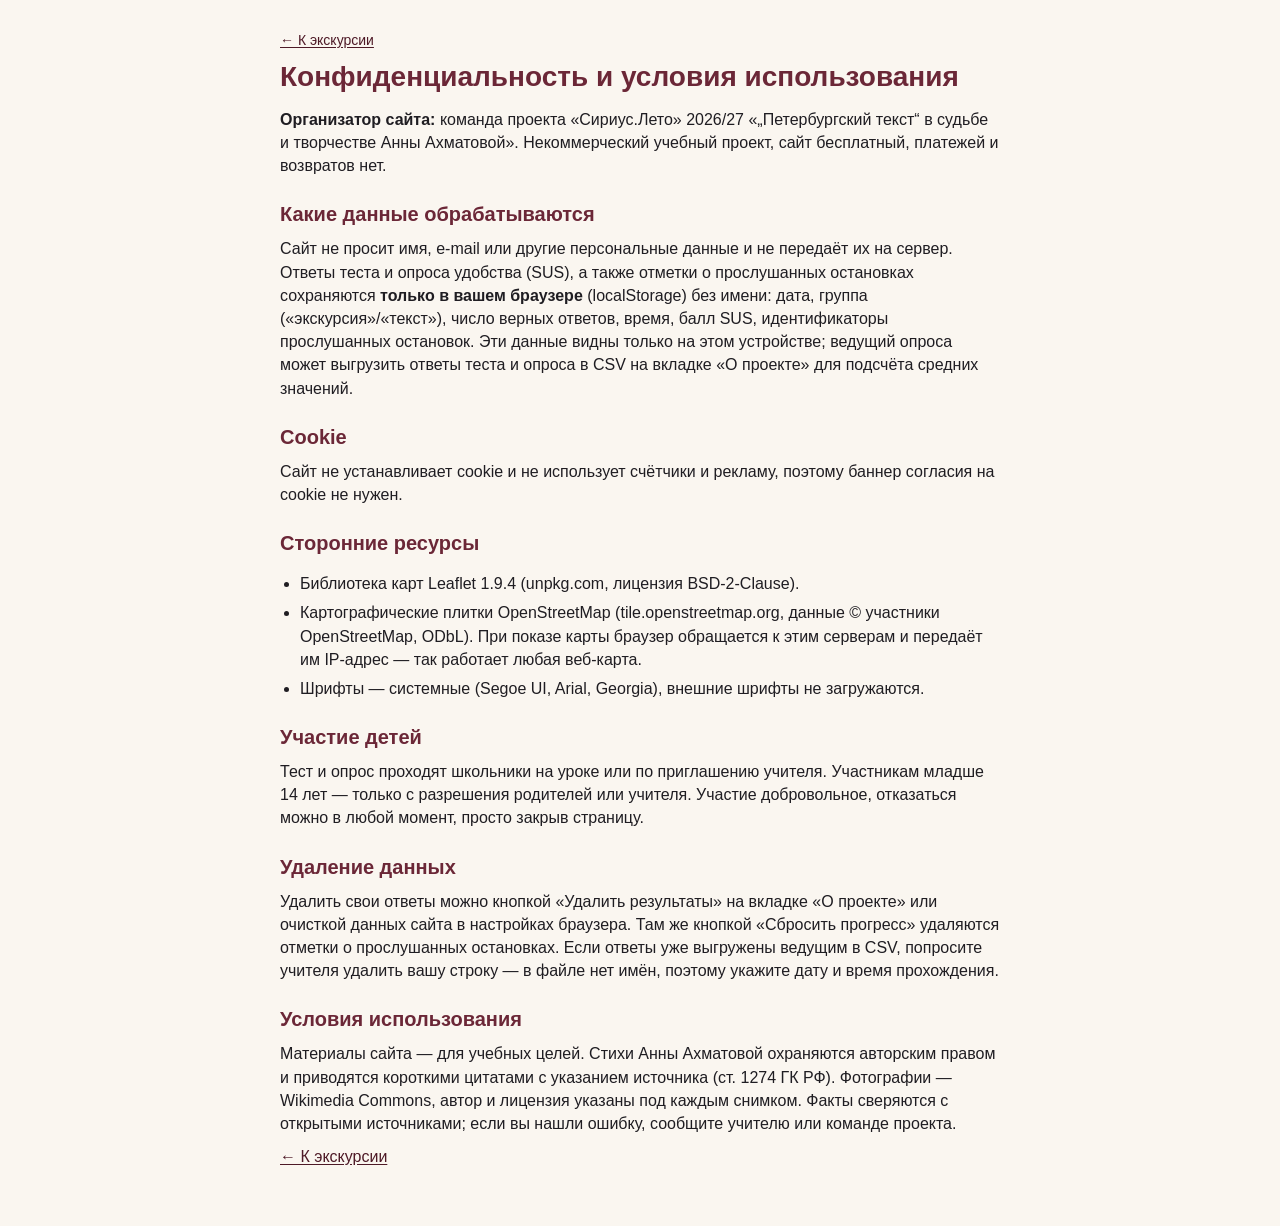
<file: privacy.html>
<!doctype html>
<html lang="ru">
<head>
<meta charset="utf-8">
<meta name="viewport" content="width=device-width, initial-scale=1">
<meta name="description" content="Как сайт «По следам Анны Ахматовой» обращается с данными: ответы теста и опроса хранятся только в браузере, cookie и рекламы нет.">
<meta name="theme-color" content="#6b2737">
<meta property="og:type" content="website">
<meta property="og:locale" content="ru_RU">
<meta property="og:site_name" content="По следам Анны Ахматовой">
<meta property="og:title" content="Конфиденциальность и условия — По следам Анны Ахматовой">
<meta property="og:description" content="Как сайт «По следам Анны Ахматовой» обращается с данными: ответы теста и опроса хранятся только в браузере, cookie и рекламы нет.">
<meta property="og:url" content="https://sirius-leto-2026.github.io/akhmatova-tour/privacy.html">
<meta property="og:image" content="https://sirius-leto-2026.github.io/akhmatova-tour/img/fontanny_now.jpg">
<meta property="og:image:width" content="960">
<meta property="og:image:height" content="480">
<meta property="og:image:alt" content="Фонтанный дом — главный петербургский адрес Анны Ахматовой">
<title>Конфиденциальность и условия — По следам Анны Ахматовой</title>
<link rel="icon" href="data:image/svg+xml,%3Csvg%20xmlns='http://www.w3.org/2000/svg'%20viewBox='0%200%2064%2064'%3E%3Crect%20width='64'%20height='64'%20rx='12'%20fill='%236b2737'/%3E%3Ctext%20x='32'%20y='45'%20font-family='Georgia,serif'%20font-size='38'%20fill='%23faf6f0'%20text-anchor='middle'%3E%D0%90%3C/text%3E%3C/svg%3E">
<link rel="stylesheet" href="styles.css">
</head>
<body>
<main class="doc">
<p class="doc-back"><a href="index.html">← К экскурсии</a></p>
<h1>Конфиденциальность и условия использования</h1>
<p><b>Организатор сайта:</b> команда проекта «Сириус.Лето» 2026/27 «„Петербургский текст“ в судьбе и творчестве Анны Ахматовой». Некоммерческий учебный проект, сайт бесплатный, платежей и возвратов нет.</p>
<h2>Какие данные обрабатываются</h2>
<p>Сайт не просит имя, e-mail или другие персональные данные и не передаёт их на сервер. Ответы теста и опроса удобства (SUS), а также отметки о прослушанных остановках сохраняются <b>только в вашем браузере</b> (localStorage) без имени: дата, группа («экскурсия»/«текст»), число верных ответов, время, балл SUS, идентификаторы прослушанных остановок. Эти данные видны только на этом устройстве; ведущий опроса может выгрузить ответы теста и опроса в CSV на вкладке «О проекте» для подсчёта средних значений.</p>
<h2>Cookie</h2>
<p>Сайт не устанавливает cookie и не использует счётчики и рекламу, поэтому баннер согласия на cookie не нужен.</p>
<h2>Сторонние ресурсы</h2>
<ul><li>Библиотека карт Leaflet 1.9.4 (unpkg.com, лицензия BSD-2-Clause).</li>
<li>Картографические плитки OpenStreetMap (tile.openstreetmap.org, данные © участники OpenStreetMap, ODbL). При показе карты браузер обращается к этим серверам и передаёт им IP-адрес — так работает любая веб-карта.</li>
<li>Шрифты — системные (Segoe UI, Arial, Georgia), внешние шрифты не загружаются.</li></ul>
<h2>Участие детей</h2>
<p>Тест и опрос проходят школьники на уроке или по приглашению учителя. Участникам младше 14 лет — только с разрешения родителей или учителя. Участие добровольное, отказаться можно в любой момент, просто закрыв страницу.</p>
<h2>Удаление данных</h2>
<p>Удалить свои ответы можно кнопкой «Удалить результаты» на вкладке «О проекте» или очисткой данных сайта в настройках браузера. Там же кнопкой «Сбросить прогресс» удаляются отметки о прослушанных остановках. Если ответы уже выгружены ведущим в CSV, попросите учителя удалить вашу строку — в файле нет имён, поэтому укажите дату и время прохождения.</p>
<h2>Условия использования</h2>
<p>Материалы сайта — для учебных целей. Стихи Анны Ахматовой охраняются авторским правом и приводятся короткими цитатами с указанием источника (ст. 1274 ГК РФ). Фотографии — Wikimedia Commons, автор и лицензия указаны под каждым снимком. Факты сверяются с открытыми источниками; если вы нашли ошибку, сообщите учителю или команде проекта.</p>
<p><a href="index.html">← К экскурсии</a></p>
</main>
</body>
</html>
</file>
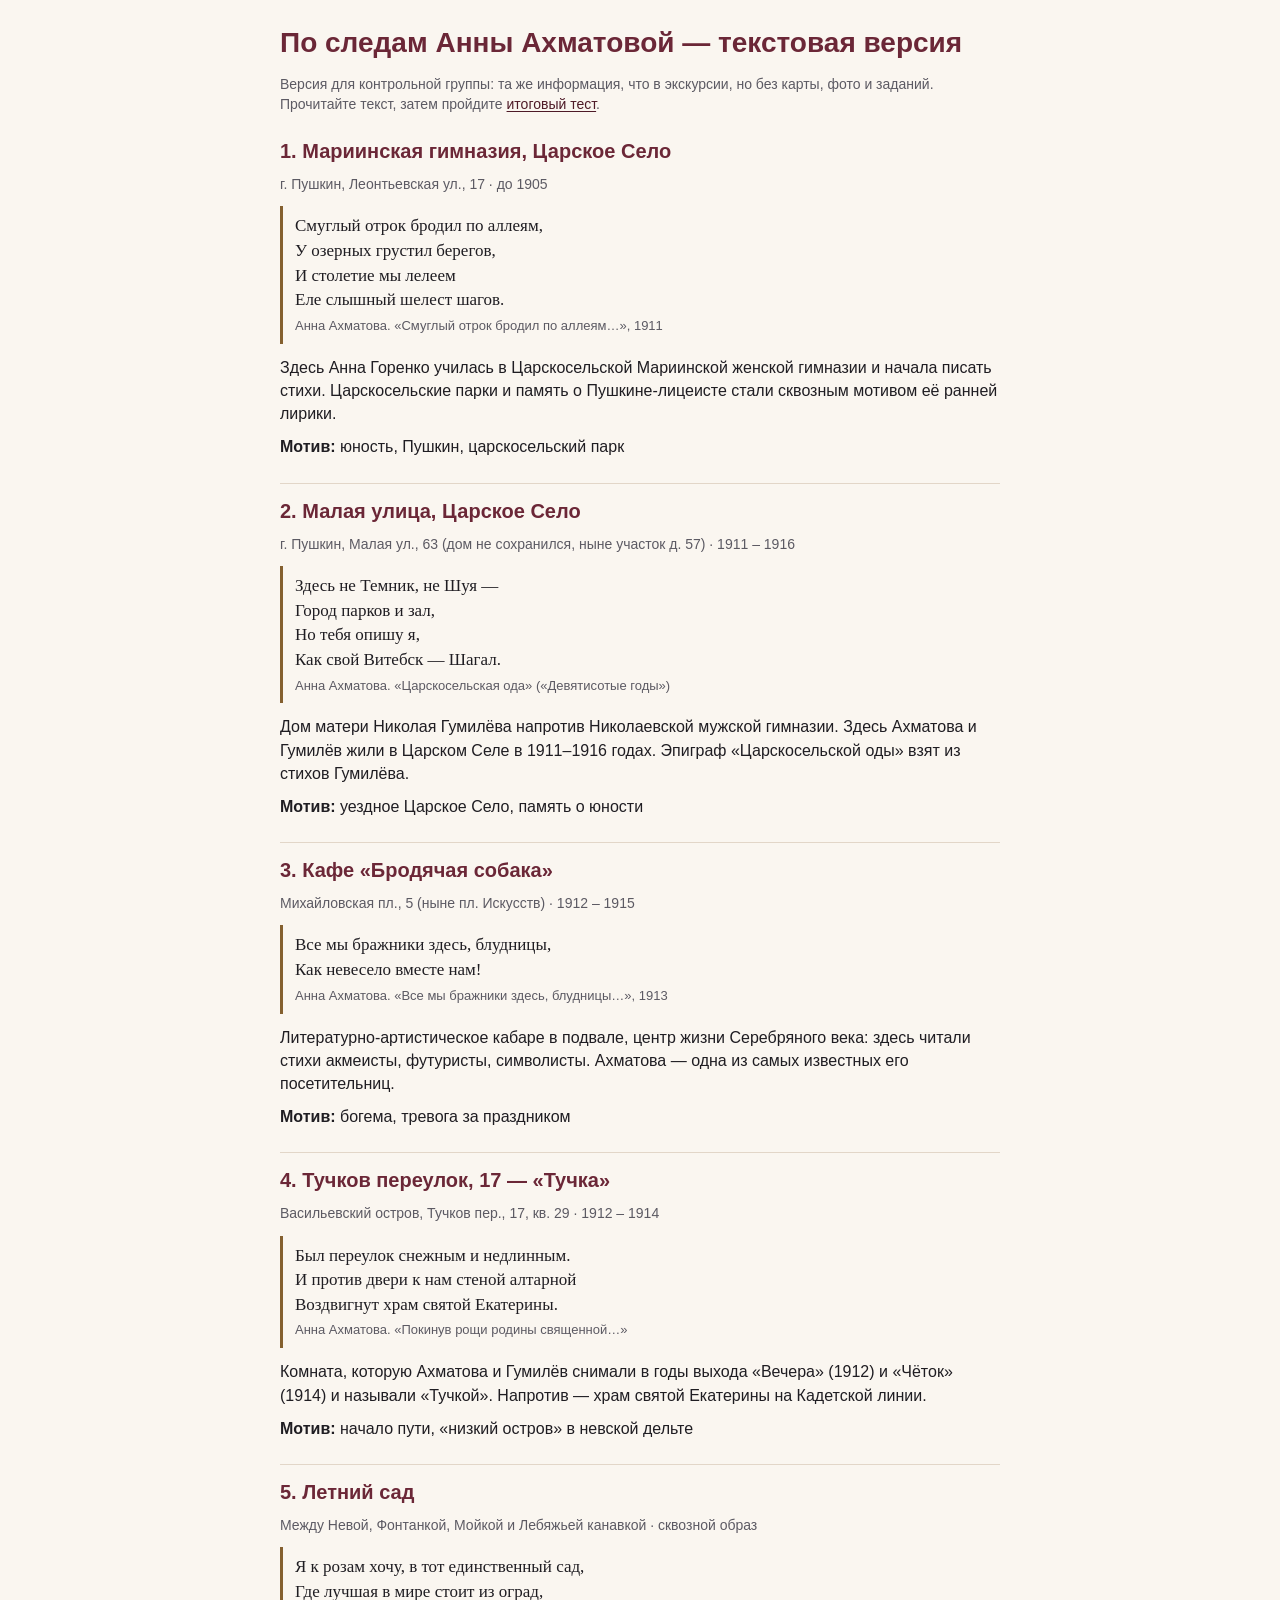
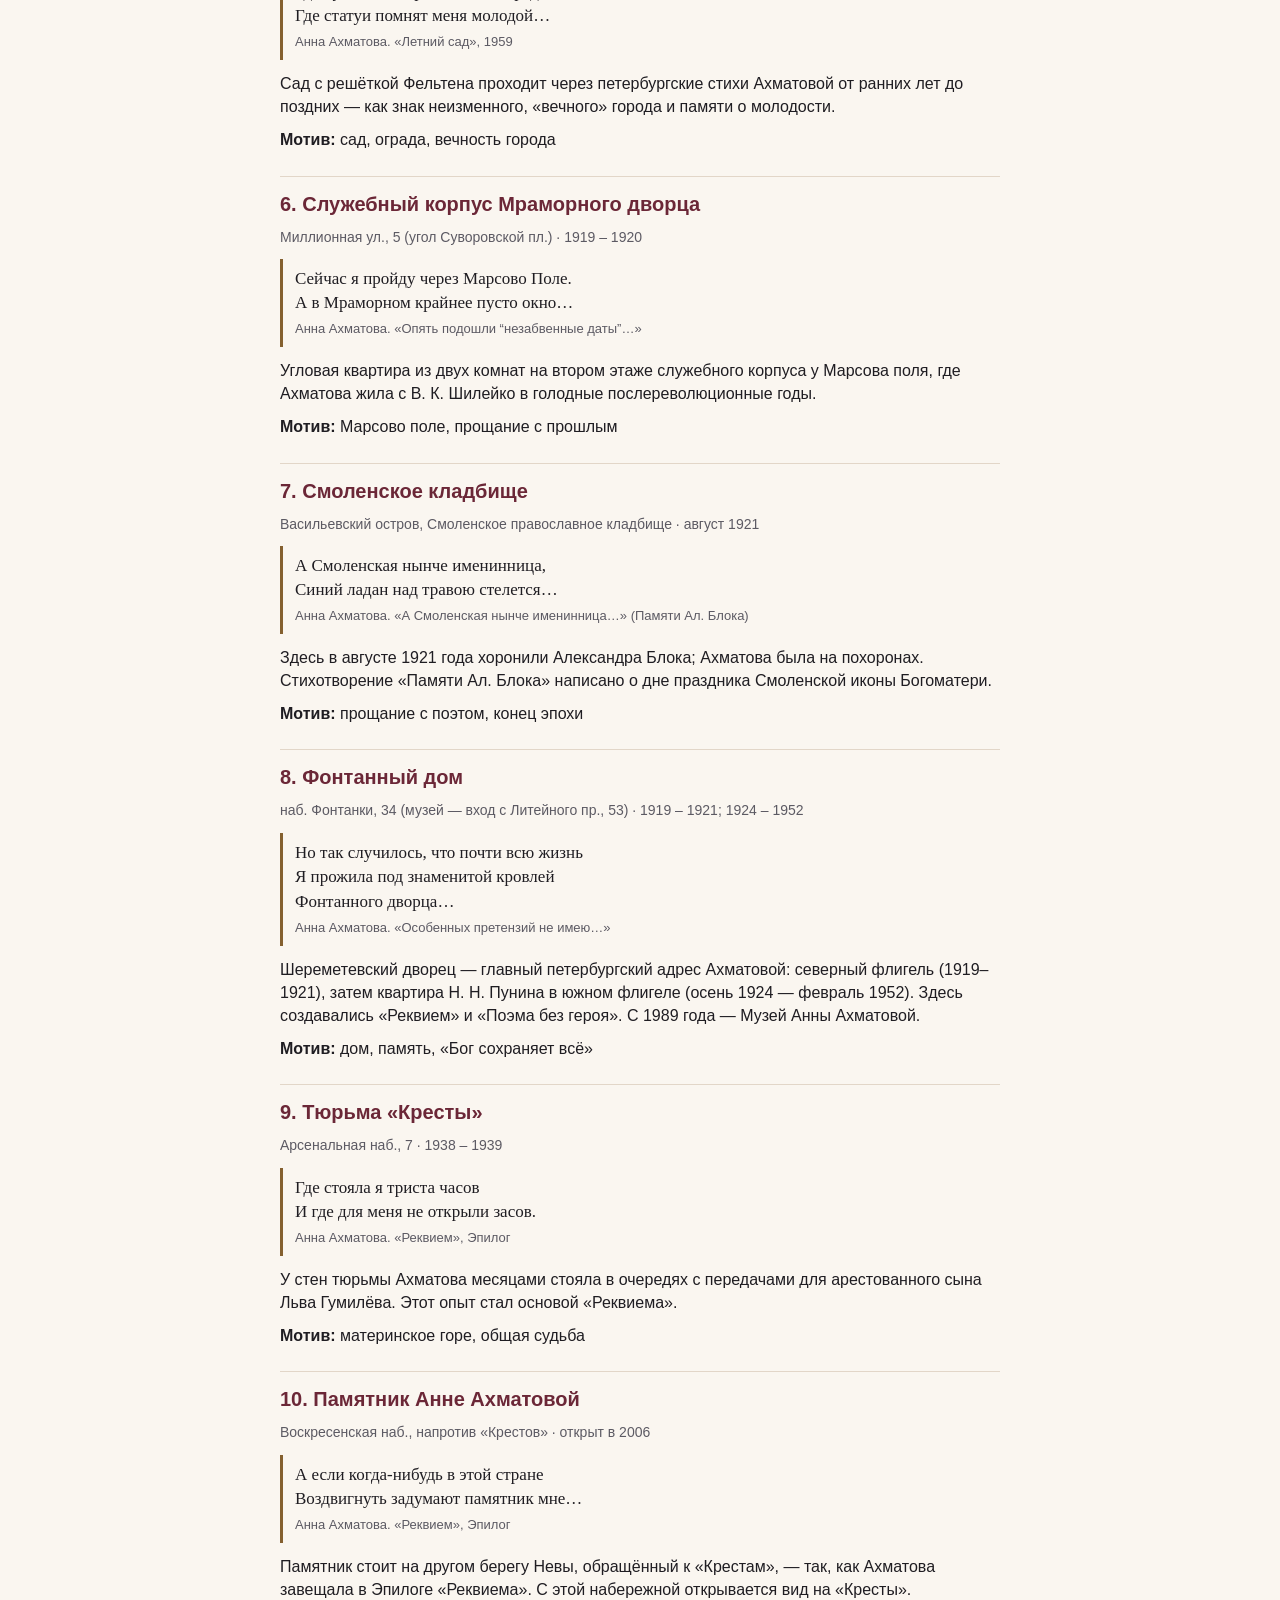
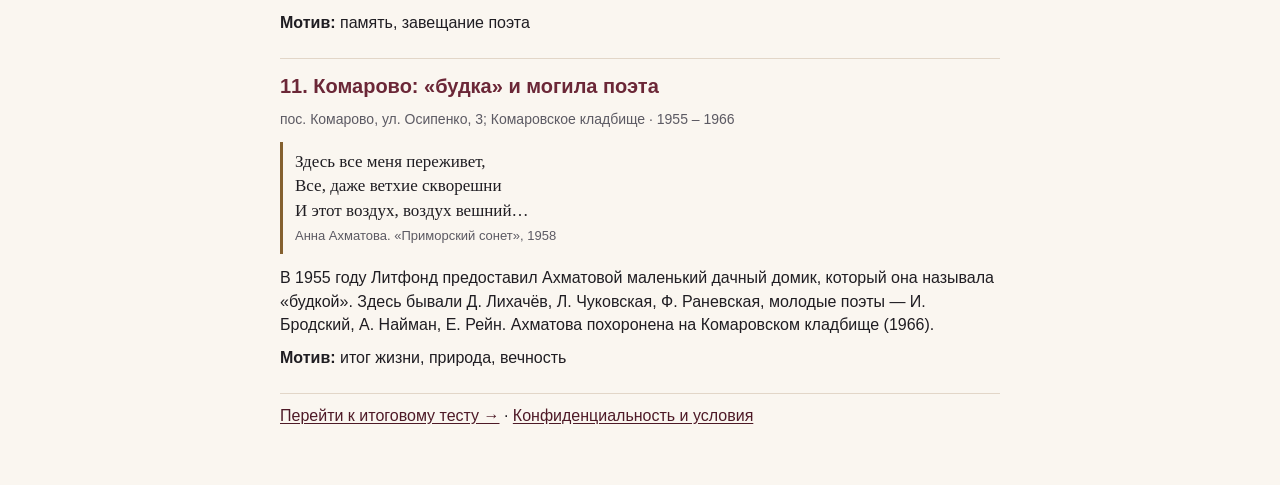
<file: text.html>
<!doctype html>
<html lang="ru">
<head>
<meta charset="utf-8">
<meta name="viewport" content="width=device-width, initial-scale=1">
<meta name="description" content="Текстовая версия экскурсии «По следам Анны Ахматовой»: 11 остановок, стихи, биография и маршрут — для чтения без карты и аудио.">
<meta name="theme-color" content="#6b2737">
<meta property="og:type" content="website">
<meta property="og:locale" content="ru_RU">
<meta property="og:site_name" content="По следам Анны Ахматовой">
<meta property="og:title" content="По следам Анны Ахматовой — текстовая версия">
<meta property="og:description" content="Текстовая версия экскурсии «По следам Анны Ахматовой»: 11 остановок, стихи, биография и маршрут — для чтения без карты и аудио.">
<meta property="og:url" content="https://sirius-leto-2026.github.io/akhmatova-tour/text.html">
<meta property="og:image" content="https://sirius-leto-2026.github.io/akhmatova-tour/img/fontanny_now.jpg">
<meta property="og:image:width" content="960">
<meta property="og:image:height" content="480">
<meta property="og:image:alt" content="Фонтанный дом — главный петербургский адрес Анны Ахматовой">
<title>По следам Анны Ахматовой — текстовая версия</title>
<link rel="icon" href="data:image/svg+xml,%3Csvg%20xmlns='http://www.w3.org/2000/svg'%20viewBox='0%200%2064%2064'%3E%3Crect%20width='64'%20height='64'%20rx='12'%20fill='%236b2737'/%3E%3Ctext%20x='32'%20y='45'%20font-family='Georgia,serif'%20font-size='38'%20fill='%23faf6f0'%20text-anchor='middle'%3E%D0%90%3C/text%3E%3C/svg%3E">
<link rel="stylesheet" href="styles.css">
</head>
<body>
<main class="doc">
<h1>По следам Анны Ахматовой — текстовая версия</h1>
<p class="muted">Версия для контрольной группы: та же информация, что в экскурсии, но без карты, фото и заданий. Прочитайте текст, затем пройдите <a href="index.html?group=text">итоговый тест</a>.</p>
<div id="list"></div>
<p><a href="index.html?group=text">Перейти к итоговому тесту →</a> · <a href="privacy.html">Конфиденциальность и условия</a></p>
</main>
<script src="data.js"></script>
<script>
const esc=s=>String(s||"").replace(/[&<>"]/g,c=>({"&":"&amp;","<":"&lt;",">":"&gt;",'"':"&quot;"}[c]));
document.getElementById("list").innerHTML=TOUR.points.map((p,i)=>`<article><h2>${i+1}. ${esc(p.name)}</h2>
<p class="muted">${esc(p.address)} · ${esc(p.years)}</p>${p.quote?`<blockquote class="quote">${esc(p.quote)}<cite>Анна Ахматова. ${esc(p.source)}</cite></blockquote>`:""}
<p>${esc(p.bio)}</p><p><b>Мотив:</b> ${esc(p.motif)}</p></article>`).join("");
</script>
</body>
</html>
</file>
<file: styles.css>
:root {
  --wine: #6b2737; --wine-d: #4e1a27; --gold: #84602f; --ink: #1f1d22; --muted: #5c5a63;
  --paper: #faf6f0; --soft: #f3ebe1; --line: #e2d6c8; --navy: #26364f;
}
* { box-sizing: border-box; }
[hidden] { display: none !important; }
body { margin: 0; font-family: "Segoe UI", Arial, sans-serif; color: var(--ink); background: var(--paper); line-height: 1.45; }
button, select { font: inherit; }
:focus-visible { outline: 3px solid var(--gold); outline-offset: 2px; }
a { color: var(--wine-d); text-underline-offset: 2px; }
a:hover { color: var(--wine); }
.sr-only { position: absolute; width: 1px; height: 1px; padding: 0; margin: -1px; overflow: hidden; clip: rect(0 0 0 0); white-space: nowrap; border: 0; }

.top { display: flex; justify-content: space-between; align-items: center; gap: 16px; flex-wrap: wrap; padding: 14px 20px; background: var(--wine); color: #fff; }
.top h1 { margin: 0; font-size: 22px; }
.lead { margin: 2px 0 0; opacity: .9; font-size: 14px; }
.tabs { display: flex; flex-wrap: wrap; gap: 6px; }
.tab { background: transparent; color: #fff; border: 1px solid rgba(255,255,255,.5); border-radius: 18px; padding: 7px 13px; cursor: pointer; white-space: nowrap; }
.tab:hover { background: rgba(255,255,255,.12); }
.tab.active { background: #fff; color: var(--wine); font-weight: 600; }
.tab.active:hover { background: #fff; }
.tab:focus-visible { outline-color: #fff; }

.layout { height: calc(100vh - var(--topH, 82px)); display: grid; grid-template-columns: 260px minmax(0, 1fr) 380px; grid-template-rows: minmax(0, 1fr); }
.layout > * { min-width: 0; }
.side { border-right: 1px solid var(--line); overflow: auto; background: #fff; }
.filters { padding: 10px 12px; border-bottom: 1px solid var(--line); font-size: 14px; }
.filters select { margin-left: 4px; padding: 3px; }
.filters { display: flex; gap: 8px; align-items: center; flex-wrap: wrap; }
.filters .btn { padding: 4px 10px; font-size: 13px; }
.plist { list-style: none; margin: 0; padding: 0; }
.plist button { display: flex; gap: 10px; align-items: flex-start; width: 100%; text-align: left; padding: 9px 12px; border: 0; border-bottom: 1px solid var(--line); background: #fff; color: var(--ink); cursor: pointer; }
.plist button:hover { background: var(--soft); }
.plist button[aria-current="true"] { background: var(--soft); box-shadow: inset 4px 0 0 var(--wine); }
.plist .n { flex: none; width: 24px; height: 24px; border-radius: 50%; background: var(--wine); color: #fff; font-size: 13px; text-align: center; line-height: 24px; }
.plist .plabel { flex: 1 1 auto; min-width: 0; }
.plist small { display: block; color: var(--muted); }
.plist .done { flex: none; margin-left: auto; color: var(--gold); font-weight: 700; }

.mapwrap { position: relative; min-height: 0; }
#map { position: absolute; inset: 0; }
.fallback { position: absolute; inset: 0; display: flex; align-items: center; justify-content: center; padding: 20px; text-align: center; color: var(--muted); background: var(--soft); }
.pin { width: 28px; height: 28px; border-radius: 50%; background: var(--wine); color: #fff; font: 600 13px/28px "Segoe UI", Arial, sans-serif; text-align: center; border: 2px solid #fff; box-shadow: 0 1px 4px rgba(0,0,0,.35); }
.pin.on { background: var(--gold); transform: scale(1.2); }

.card { overflow: auto; padding: 16px 18px; background: #fff; border-left: 1px solid var(--line); }
.card:focus-visible { outline: 3px solid var(--gold); outline-offset: -3px; }
.card .kick { color: var(--gold); font-weight: 700; font-size: 12px; letter-spacing: .1em; text-transform: uppercase; }
.card h2 { margin: 2px 0 2px; color: var(--wine); font-size: 22px; }
.card .addr { color: var(--muted); font-size: 14px; margin: 0 0 10px; }
.quote { margin: 10px 0; padding: 8px 12px; border-left: 3px solid var(--gold); background: var(--paper); font-family: "Book Antiqua", "Palatino Linotype", Georgia, serif; font-size: 17px; white-space: pre-line; }
.quote cite { display: block; margin-top: 4px; font-family: "Segoe UI", Arial, sans-serif; font-size: 13px; font-style: normal; color: var(--muted); }
.todo { color: var(--muted); font-size: 14px; border: 1px dashed var(--line); padding: 8px 10px; border-radius: 6px; }
.tag { display: inline-block; font-size: 12px; background: var(--soft); color: var(--wine-d); border-radius: 10px; padding: 1px 8px; margin-right: 4px; }

.compare { position: relative; height: 200px; border-radius: 8px; overflow: hidden; margin: 12px 0 4px; background: #ddd; }
.compare .img { position: absolute; inset: 0; width: 100%; height: 100%; display: flex; align-items: center; background-size: cover; background-position: center; color: #fff; font-size: 14px; text-align: center; padding: 10px; }
img.img { object-fit: cover; }
.compare .now { background-color: #6f7e8f; justify-content: flex-end; }
.compare .then { background-color: #8a7457; filter: sepia(.5); justify-content: flex-start; }
.compare input { position: absolute; left: 0; right: 0; bottom: 6px; width: 90%; margin: 0 5%; }
.compare-cap { font-size: 12px; color: var(--muted); display: flex; justify-content: space-between; }

.card audio { width: 100%; margin-top: 4px; }
.audio-state { margin: 6px 0 2px; font-size: 13px; color: var(--wine-d); font-weight: 600; min-height: 1.2em; }
.share-status { margin: 6px 0 0; font-size: 13px; color: var(--muted); min-height: 1.2em; }

.nav { display: flex; justify-content: space-between; align-items: center; gap: 8px; flex-wrap: wrap; margin-top: 14px; }
.btn { background: var(--wine); color: #fff; border: 0; border-radius: 6px; padding: 8px 14px; cursor: pointer; }
.btn.ghost { background: #fff; color: var(--wine); border: 1px solid var(--wine); }
.btn:disabled { opacity: .4; cursor: default; }

.panel { max-width: 760px; margin: 24px auto; background: #fff; padding: 20px 24px; border-radius: 10px; border: 1px solid var(--line); }
.panel h2 { color: var(--wine); margin-top: 0; }
.muted { color: var(--muted); }
.opts { display: grid; grid-template-columns: 1fr 1fr; gap: 8px; margin: 12px 0; }
.opt { text-align: left; padding: 9px 12px; border: 1px solid var(--line); border-radius: 6px; background: #fff; cursor: pointer; }
.opt:hover:not(:disabled) { background: var(--soft); }
.opt.ok { background: #e3f1e6; border-color: #3b7d4f; }
.opt.bad { background: #f7e1e1; border-color: #a33a3a; }
.progress { font-size: 14px; color: var(--muted); }

/* доступность и служебные элементы */
.skip { position: absolute; left: 8px; top: -60px; z-index: 2000; background: #fff; color: var(--wine-d); padding: 8px 12px; border-radius: 0 0 6px 6px; }
.skip:focus { top: 0; }
.banner { background: #fff4d6; color: var(--ink); padding: 8px 20px; border-bottom: 1px solid var(--line); }
.routeinfo { margin: 0; padding: 6px 12px; font-size: 13px; color: var(--muted); border-bottom: 1px solid var(--line); }
.note { font-size: 12px; color: var(--muted); margin: 2px 0 8px; }
.credit { font-size: 12px; color: var(--muted); margin: 4px 0 0; }
.compare.single .now { justify-content: center; align-items: flex-end; }
.quote.small { font-size: 15px; }
.tq { border: 1px solid var(--line); border-radius: 8px; margin: 0 0 10px; padding: 8px 12px; }
.tq legend { font-weight: 600; padding: 0 4px; }
.radio { display: block; padding: 3px 0; cursor: pointer; }
.radio.inline { display: inline-block; margin-right: 14px; }
.resultline { font-size: 18px; }

/* документы: текстовая версия и конфиденциальность */
.doc { width: 100%; max-width: 760px; margin: 0 auto; padding: 20px 20px 48px; }
.doc h1 { color: var(--wine); font-size: 28px; line-height: 1.2; margin: 6px 0 14px; }
.doc h2 { color: var(--wine); font-size: 20px; line-height: 1.3; margin: 24px 0 8px; }
.doc article { border-bottom: 1px solid var(--line); padding: 14px 0; }
.doc article h2 { margin: 0 0 4px; }
.doc p { margin: 10px 0; }
.doc ul { padding-left: 20px; }
.doc li { margin: 6px 0; }
.doc .muted { font-size: 14px; }
.doc .quote { margin: 12px 0; }
.doc-back { margin: 0 0 8px; font-size: 14px; }

@media (max-width: 1024px) {
  .layout { grid-template-columns: minmax(0, 1fr); grid-template-rows: none; height: auto; }
  .card { order: 1; border-left: 0; padding: 14px; }
  .mapwrap { order: 2; height: 280px; border-top: 1px solid var(--line); border-bottom: 1px solid var(--line); }
  .side { order: 3; border-right: 0; max-height: none; overflow: visible; }
  .opts { grid-template-columns: 1fr; }
  .panel { margin: 16px 12px; }
}

@media (max-width: 600px) {
  .top { padding: 12px 14px; align-items: flex-start; }
  .top h1 { font-size: 20px; }
  .lead { font-size: 13px; }
  .tab { padding: 7px 11px; font-size: 14px; }
  .panel { padding: 16px; }
  .doc { padding: 14px 14px 36px; }
  .doc h1 { font-size: 24px; }
  .doc h2 { font-size: 19px; }
  .card h2 { font-size: 21px; }
}

@media (prefers-reduced-motion: reduce) {
  *, *::before, *::after { scroll-behavior: auto !important; transition: none !important; animation: none !important; }
}
</file>
